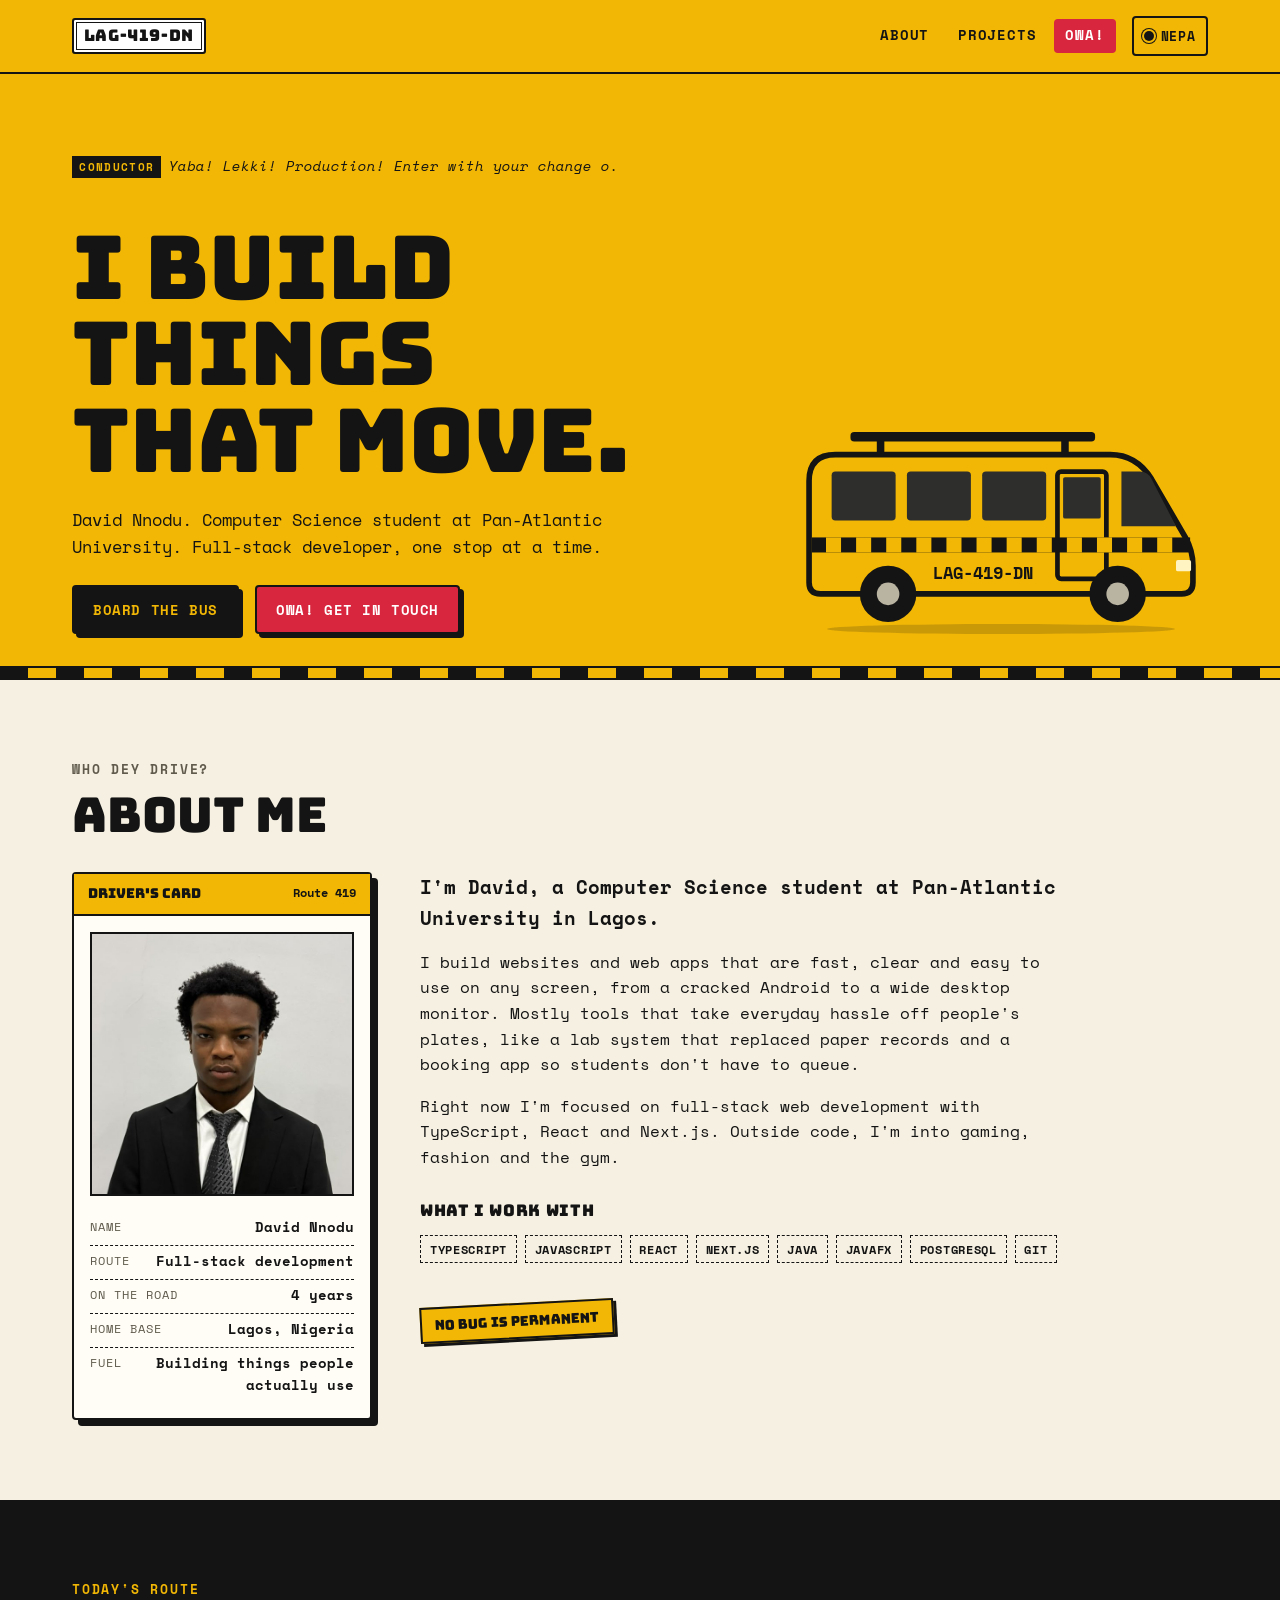
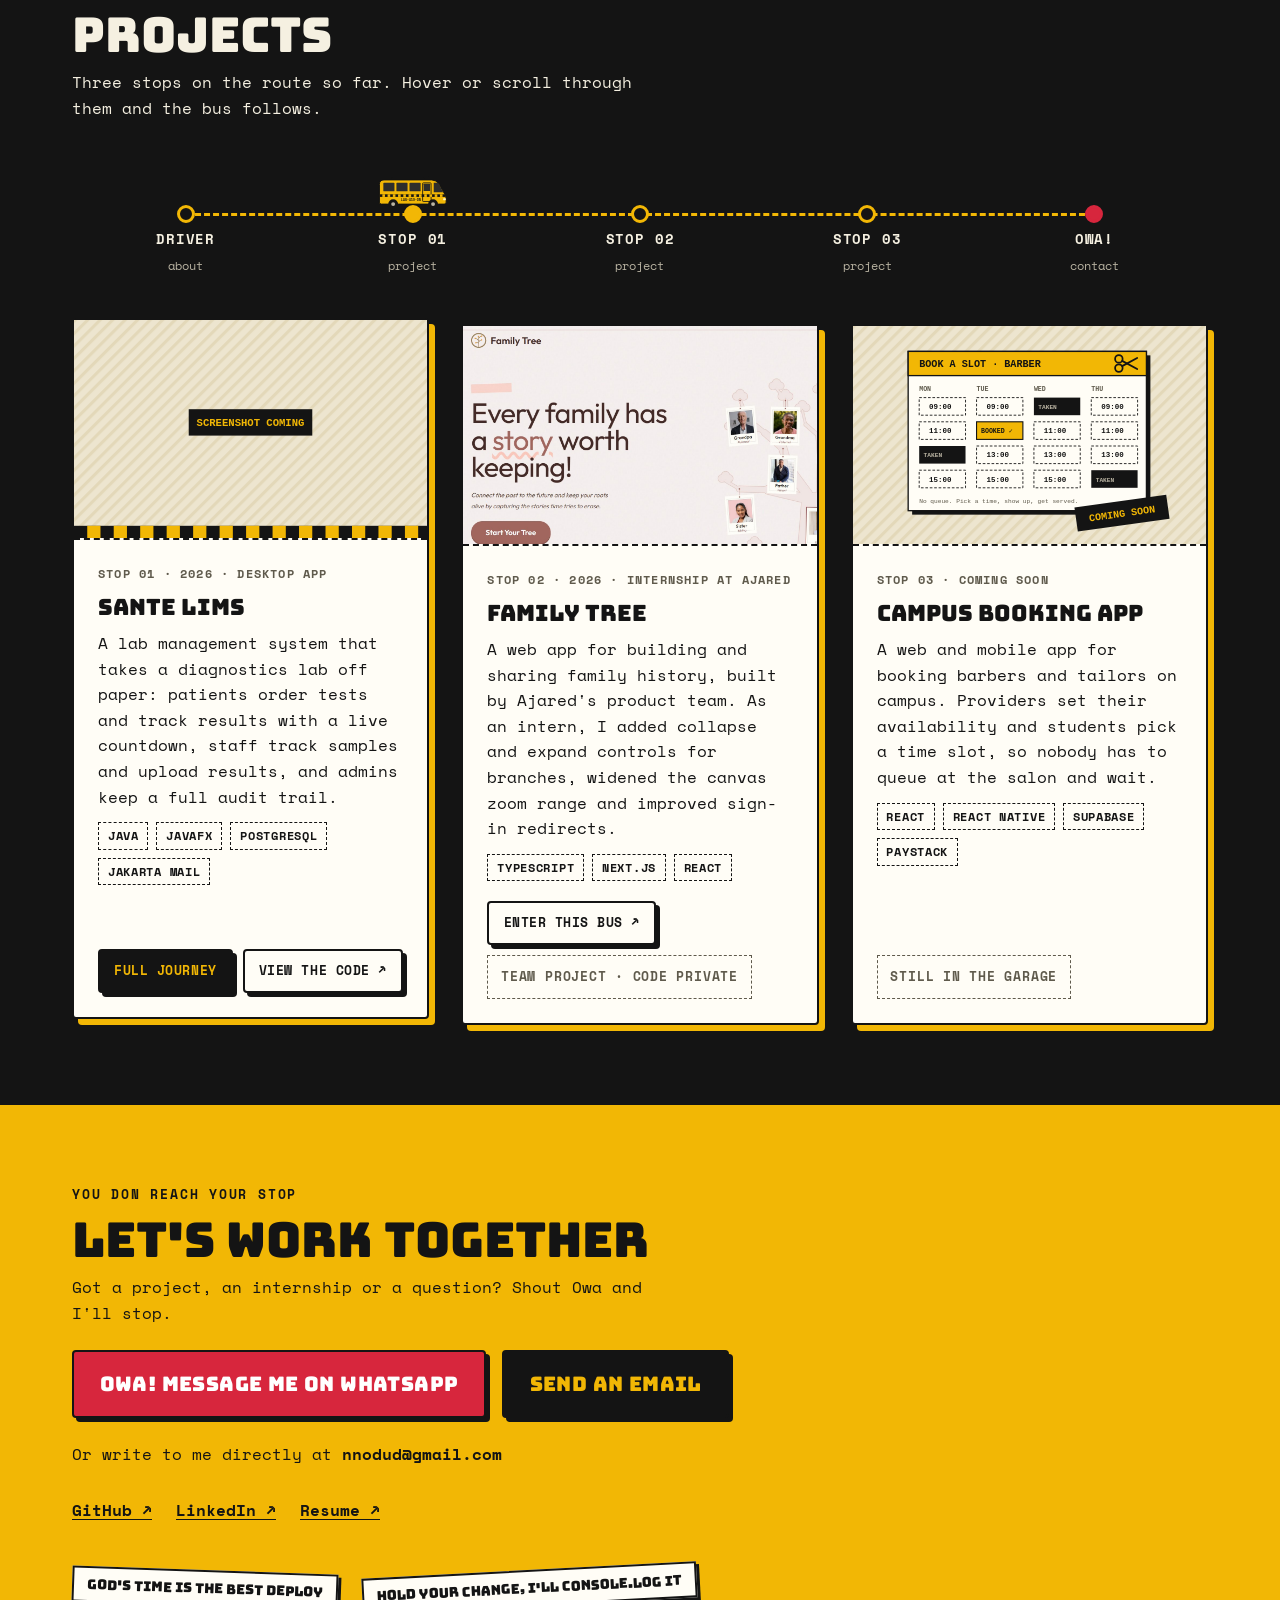
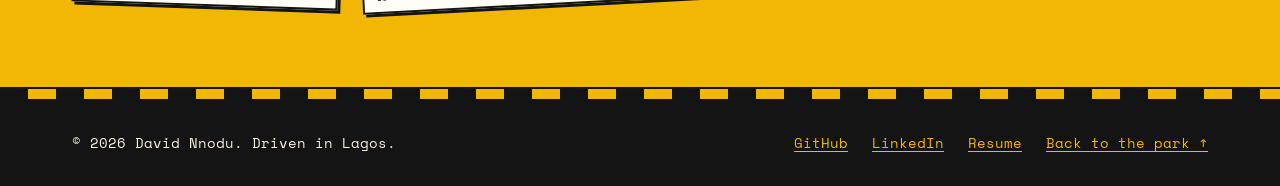
<file: index.html>
<!DOCTYPE html>
<html lang="en">
<head>
  <meta charset="UTF-8">
  <meta name="viewport" content="width=device-width, initial-scale=1.0, viewport-fit=cover">
  <title>David Nnodu | Full-Stack Developer</title>
  <meta name="description" content="Portfolio of David Nnodu, a full-stack developer and Computer Science student at Pan-Atlantic University, Lagos.">
  <meta name="theme-color" content="#F2B705">
  <link rel="icon" href="assets/img/favicon.svg" type="image/svg+xml">
  <link rel="preconnect" href="https://fonts.googleapis.com">
  <link rel="preconnect" href="https://fonts.gstatic.com" crossorigin>
  <link rel="stylesheet" href="https://fonts.googleapis.com/css2?family=Bungee&family=Space+Mono:ital,wght@0,400;0,700;1,400&display=swap">
  <link rel="stylesheet" href="css/styles.css">
  <!-- Apply the saved NEPA (dark mode) choice before the page paints, so it never flashes the wrong theme -->
  <script>
    (function () {
      var saved = null;
      try { saved = localStorage.getItem('nepa'); } catch (e) {}
      var prefersDark = window.matchMedia && window.matchMedia('(prefers-color-scheme: dark)').matches;
      if (saved === 'off' || (saved === null && prefersDark)) {
        document.documentElement.setAttribute('data-theme', 'night');
      }
    })();
  </script>
</head>
<body>
  <!-- Danfo drawing, defined once and reused with <use href="#danfo"> -->
  <svg class="sprite" aria-hidden="true" focusable="false">
    <symbol id="danfo" viewBox="0 0 220 112">
      <rect x="30" y="8" width="130" height="5" rx="2" style="fill:var(--bus-line)"/>
      <rect x="44" y="12" width="4" height="9" style="fill:var(--bus-line)"/>
      <rect x="142" y="12" width="4" height="9" style="fill:var(--bus-line)"/>
      <path d="M8 34 Q8 20 22 20 L168 20 Q182 20 190 33 L208 64 Q212 71 212 79 L212 88 Q212 94 206 94 L14 94 Q8 94 8 88 Z" style="fill:var(--bus-body);stroke:var(--bus-line);stroke-width:3;stroke-linejoin:round"/>
      <rect x="20" y="29" width="34" height="26" rx="2" style="fill:var(--bus-glass)"/>
      <rect x="60" y="29" width="34" height="26" rx="2" style="fill:var(--bus-glass)"/>
      <rect x="100" y="29" width="34" height="26" rx="2" style="fill:var(--bus-glass)"/>
      <rect x="140" y="29" width="26" height="57" rx="2" style="fill:none;stroke:var(--bus-line);stroke-width:2.5"/>
      <rect x="143" y="32" width="20" height="22" rx="1" style="fill:var(--bus-glass)"/>
      <path d="M174 29 L184 29 Q188 29 190 33 L203 58 L174 58 Z" style="fill:var(--bus-glass)"/>
      <rect x="9.5" y="64" width="201" height="8" style="fill:var(--bus-line)"/>
      <g style="fill:var(--bus-body)">
        <rect x="17" y="64" width="8" height="8"/><rect x="33" y="64" width="8" height="8"/><rect x="49" y="64" width="8" height="8"/>
        <rect x="65" y="64" width="8" height="8"/><rect x="81" y="64" width="8" height="8"/><rect x="97" y="64" width="8" height="8"/>
        <rect x="113" y="64" width="8" height="8"/><rect x="129" y="64" width="8" height="8"/><rect x="145" y="64" width="8" height="8"/>
        <rect x="161" y="64" width="8" height="8"/><rect x="177" y="64" width="8" height="8"/><rect x="193" y="64" width="8" height="8"/>
      </g>
      <rect x="203" y="76" width="8" height="6" rx="1" style="fill:var(--bus-light)"/>
      <text x="74" y="86" style="fill:var(--bus-line);font:700 9px 'Space Mono',monospace">LAG-419-DN</text>
      <circle cx="50" cy="94" r="15" style="fill:var(--bus-line)"/>
      <circle cx="50" cy="94" r="6" style="fill:var(--bus-hub)"/>
      <circle cx="172" cy="94" r="15" style="fill:var(--bus-line)"/>
      <circle cx="172" cy="94" r="6" style="fill:var(--bus-hub)"/>
    </symbol>
  </svg>

  <a class="skip-link" href="#main">Skip to content</a>

  <header class="site-header">
    <div class="container header-inner">
      <a class="plate" href="#top" aria-label="David Nnodu, back to top">LAG-419-DN</a>
      <nav id="site-nav" class="site-nav" aria-label="Main">
        <ul>
          <li><a href="#about">About</a></li>
          <li><a href="#projects">Projects</a></li>
          <li><a class="nav-owa" href="#contact">Owa!</a></li>
        </ul>
      </nav>
      <button class="nepa-toggle" type="button" aria-pressed="false"
        title="NEPA: what Nigerians still call the power company. Click to turn the light off (dark mode).">
        <span class="nepa-bulb" aria-hidden="true"></span><span class="nepa-label">NEPA</span>
      </button>
      <button class="menu-toggle" type="button" aria-expanded="false" aria-controls="site-nav">Stops</button>
    </div>
  </header>

  <main id="main">

    <!-- ===== Hero ===== -->
    <section class="hero" id="top" aria-labelledby="hero-title">
      <div class="container hero-inner">
        <div class="hero-text">
          <p class="callout">
            <span class="callout-label">Conductor</span>
            <span class="callout-text" id="callout-text">Yaba! Lekki! Production! Enter with your change o.</span>
          </p>
          <h1 class="hero-title" id="hero-title">I build things that move.</h1>
          <p class="hero-sub">David Nnodu. Computer Science student at Pan-Atlantic University. Full-stack developer, one stop at a time.</p>
          <div class="hero-actions">
            <a class="btn" href="#projects">Board the bus</a>
            <a class="btn btn--owa" href="#contact">Owa! Get in touch</a>
          </div>
        </div>
        <div class="hero-bus" aria-hidden="true">
          <svg class="danfo" viewBox="0 0 220 112"><use href="#danfo"/></svg>
          <div class="road-shadow"></div>
        </div>
      </div>
      <div class="stripe" aria-hidden="true"></div>
    </section>

    <!-- ===== About: the Driver ===== -->
    <section class="section about" id="about" aria-labelledby="about-title">
      <div class="container">
        <div class="section-head">
          <p class="kicker">Who dey drive?</p>
          <h2 class="section-title" id="about-title">About me</h2>
        </div>

        <div class="about-grid">
          <aside class="permit" aria-label="Driver's card">
            <p class="permit-head">Driver's card <span>Route 419</span></p>
            <div class="permit-body">
              <img class="permit-photo" src="assets/img/david.jpg" alt="Photo of David Nnodu" width="600" height="600">
              <dl class="permit-fields">
                <div><dt>Name</dt><dd>David Nnodu</dd></div>
                <div><dt>Route</dt><dd>Full-stack development</dd></div>
                <div><dt>On the road</dt><dd>4 years</dd></div>
                <div><dt>Home base</dt><dd>Lagos, Nigeria</dd></div>
                <div><dt>Fuel</dt><dd>Building things people actually use</dd></div>
              </dl>
            </div>
          </aside>

          <div class="about-text">
            <p class="lead">I'm David, a Computer Science student at Pan-Atlantic University in Lagos.</p>
            <p>I build websites and web apps that are fast, clear and easy to use on any screen, from a cracked Android to a wide desktop monitor. Mostly tools that take everyday hassle off people's plates, like a lab system that replaced paper records and a booking app so students don't have to queue.</p>
            <p>Right now I'm focused on full-stack web development with TypeScript, React and Next.js. Outside code, I'm into gaming, fashion and the gym.</p>

            <h3 class="mini-title">What I work with</h3>
            <ul class="tags" aria-label="Skills">
              <li class="tag">TypeScript</li>
              <li class="tag">JavaScript</li>
              <li class="tag">React</li>
              <li class="tag">Next.js</li>
              <li class="tag">Java</li>
              <li class="tag">JavaFX</li>
              <li class="tag">PostgreSQL</li>
              <li class="tag">Git</li>
            </ul>

            <p class="sticker sticker--yellow tilt-left">No bug is permanent</p>
          </div>
        </div>
      </div>
    </section>

    <!-- ===== Projects: today's route ===== -->
    <section class="section section--road projects" id="projects" aria-labelledby="projects-title">
      <div class="container">
        <div class="section-head">
          <p class="kicker">Today's route</p>
          <h2 class="section-title" id="projects-title">Projects</h2>
          <p class="section-intro">Three stops on the route so far. Hover or scroll through them and the bus follows.</p>
        </div>

        <div class="route-wrap">
          <ol class="route-bar" aria-label="Route stops">
            <li class="stop"><a href="#about"><span class="stop-dot"></span><span class="stop-name">Driver</span><span class="stop-note">about</span></a></li>
            <li class="stop is-current"><a href="#project-1"><span class="stop-dot"></span><span class="stop-name">Stop 01</span><span class="stop-note">project</span></a></li>
            <li class="stop"><a href="#project-2"><span class="stop-dot"></span><span class="stop-name">Stop 02</span><span class="stop-note">project</span></a></li>
            <li class="stop"><a href="#project-3"><span class="stop-dot"></span><span class="stop-name">Stop 03</span><span class="stop-note">project</span></a></li>
            <li class="stop stop--owa"><a href="#contact"><span class="stop-dot"></span><span class="stop-name">Owa!</span><span class="stop-note">contact</span></a></li>
          </ol>

          <div class="project-list">
            <!-- Project 1: Sante LIMS (JavaFX desktop app, has the details page) -->
            <article class="ticket is-current" id="project-1" aria-labelledby="p1-title">
              <span class="card-stop stop-dot" aria-hidden="true"></span>
              <!-- PLACEHOLDER: save a screenshot of the app as assets/img/sante-dashboard.png and change src below -->
              <img class="ticket-img" src="assets/img/placeholder.svg" alt="Screenshot of the Sante LIMS customer dashboard" width="1600" height="1000" loading="lazy">
              <div class="ticket-body">
                <p class="ticket-meta">Stop 01 · 2026 · Desktop app</p>
                <h3 class="ticket-title" id="p1-title">Sante LIMS</h3>
                <p>A lab management system that takes a diagnostics lab off paper: patients order tests and track results with a live countdown, staff track samples and upload results, and admins keep a full audit trail.</p>
                <ul class="tags" aria-label="Tech stack">
                  <li class="tag">Java</li><li class="tag">JavaFX</li><li class="tag">PostgreSQL</li><li class="tag">Jakarta Mail</li>
                </ul>
                <div class="ticket-actions">
                  <a class="btn btn--small" href="project.html">Full journey</a>
                  <a class="btn btn--small btn--plain" href="https://github.com/david-nnodu/SanteLIMS" target="_blank" rel="noopener">View the code ↗</a>
                </div>
              </div>
            </article>

            <!-- Project 2: Family Tree (team project during internship at Ajared) -->
            <article class="ticket" id="project-2" aria-labelledby="p2-title">
              <span class="card-stop stop-dot" aria-hidden="true"></span>
              <img class="ticket-img" src="assets/img/familytree-card.jpg" alt="Family Tree landing page with the headline 'Every family has a story worth keeping' beside an illustrated tree of family photos" width="1312" height="820" loading="lazy">
              <div class="ticket-body">
                <p class="ticket-meta">Stop 02 · 2026 · Internship at Ajared</p>
                <h3 class="ticket-title" id="p2-title">Family Tree</h3>
                <p>A web app for building and sharing family history, built by Ajared's product team. As an intern, I added collapse and expand controls for branches, widened the canvas zoom range and improved sign-in redirects.</p>
                <ul class="tags" aria-label="Tech stack">
                  <li class="tag">TypeScript</li><li class="tag">Next.js</li><li class="tag">React</li>
                </ul>
                <div class="ticket-actions">
                  <a class="btn btn--small btn--plain" href="https://familytree.ajared.ng/" target="_blank" rel="noopener">Enter this bus ↗</a>
                  <span class="garage">Team project · code private</span>
                </div>
              </div>
            </article>

            <!-- Project 3: campus booking app (planned, not built yet). Rename it here once it has a name. -->
            <article class="ticket" id="project-3" aria-labelledby="p3-title">
              <span class="card-stop stop-dot" aria-hidden="true"></span>
              <img class="ticket-img" src="assets/img/booking-coming-soon.svg" alt="Illustration of a booking sheet with time slots for a barber, one marked as booked, stamped Coming soon" width="1600" height="1000" loading="lazy">
              <div class="ticket-body">
                <p class="ticket-meta">Stop 03 · Coming soon</p>
                <h3 class="ticket-title" id="p3-title">Campus Booking App</h3>
                <p>A web and mobile app for booking barbers and tailors on campus. Providers set their availability and students pick a time slot, so nobody has to queue at the salon and wait.</p>
                <ul class="tags" aria-label="Planned tech stack">
                  <li class="tag">React</li><li class="tag">React Native</li><li class="tag">Supabase</li><li class="tag">Paystack</li>
                </ul>
                <div class="ticket-actions">
                  <span class="garage">Still in the garage</span>
                </div>
              </div>
            </article>
          </div>

          <div class="route-bus" aria-hidden="true" hidden>
            <svg class="danfo" viewBox="0 0 220 112"><use href="#danfo"/></svg>
          </div>
        </div>
      </div>
    </section>

    <!-- ===== Contact: Owa! ===== -->
    <section class="section contact" id="contact" aria-labelledby="contact-title">
      <div class="container contact-inner">
        <div class="section-head">
          <p class="kicker">You don reach your stop</p>
          <h2 class="section-title" id="contact-title">Let's work together</h2>
          <p class="section-intro">Got a project, an internship or a question? Shout Owa and I'll stop.</p>
        </div>

        <div class="contact-actions">
          <a class="btn btn--owa btn--big" href="https://wa.me/2347019429497?text=Owa!%20I%20saw%20your%20portfolio%20and%20I'd%20like%20to%20work%20with%20you." target="_blank" rel="noopener">Owa! Message me on WhatsApp</a>
          <a class="btn btn--big" href="mailto:nnodud@gmail.com?subject=Hello%20David%20from%20your%20portfolio">Send an email</a>
        </div>

        <p class="contact-direct">Or write to me directly at <strong>nnodud@gmail.com</strong></p>

        <ul class="contact-links">
          <li><a href="https://github.com/david-nnodu" target="_blank" rel="noopener">GitHub ↗</a></li>
          <li><a href="https://www.linkedin.com/in/david-nnodu-095746314/" target="_blank" rel="noopener">LinkedIn ↗</a></li>
          <!-- Resume: put your PDF at assets/resume.pdf -->
          <li><a href="assets/resume.pdf" target="_blank" rel="noopener">Resume ↗</a></li>
        </ul>

        <div class="sticker-row" aria-hidden="true">
          <span class="sticker tilt-right">God's time is the best deploy</span>
          <span class="sticker tilt-left">Hold your change, I'll console.log it</span>
        </div>
      </div>
    </section>
  </main>

  <footer class="site-footer">
    <div class="stripe" aria-hidden="true"></div>
    <div class="container footer-inner">
      <p>© <span class="js-year">2026</span> David Nnodu. Driven in Lagos.</p>
      <ul class="footer-links">
        <li><a href="https://github.com/david-nnodu" target="_blank" rel="noopener">GitHub</a></li>
        <li><a href="https://www.linkedin.com/in/david-nnodu-095746314/" target="_blank" rel="noopener">LinkedIn</a></li>
        <!-- Resume: put your PDF at assets/resume.pdf -->
        <li><a href="assets/resume.pdf" target="_blank" rel="noopener">Resume</a></li>
        <li><a href="#top">Back to the park ↑</a></li>
      </ul>
    </div>
  </footer>

  <div class="toast" id="toast" role="status" aria-live="polite" hidden></div>

  <script src="js/main.js"></script>
</body>
</html>
</file>
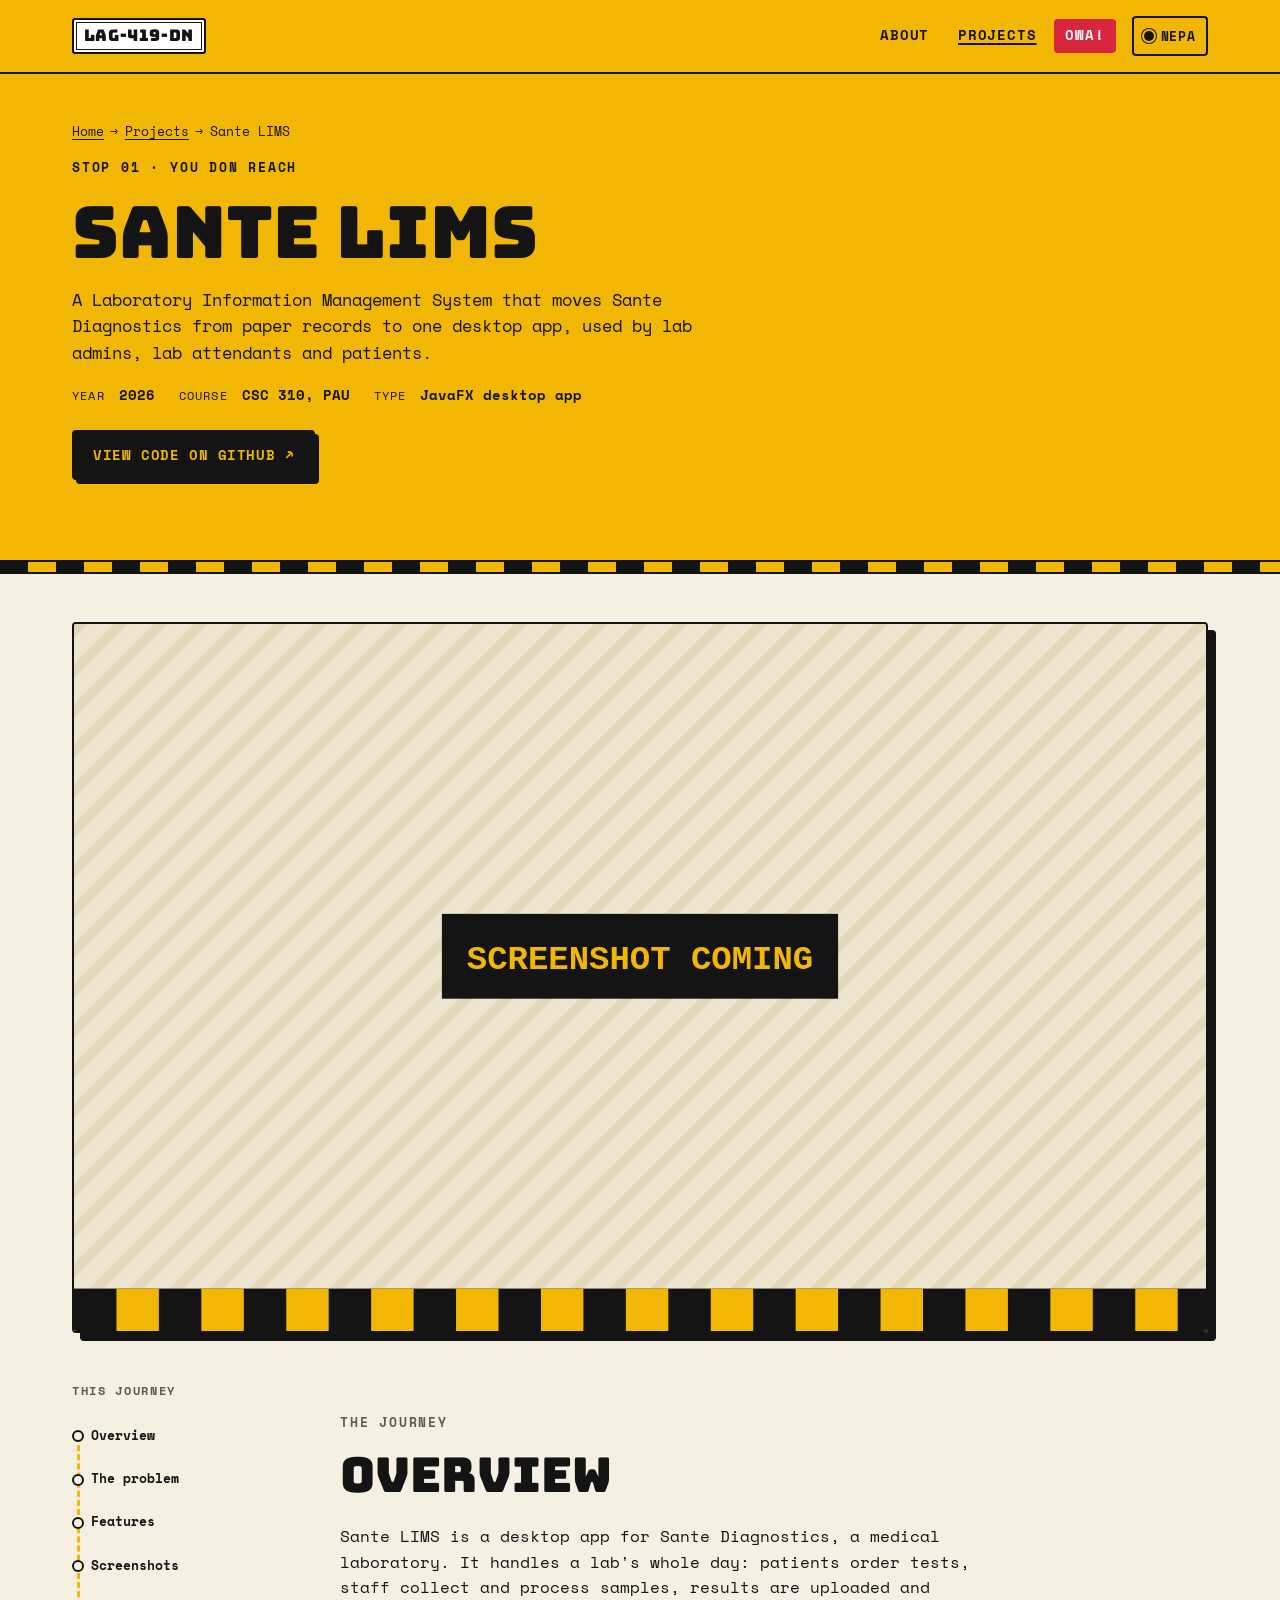
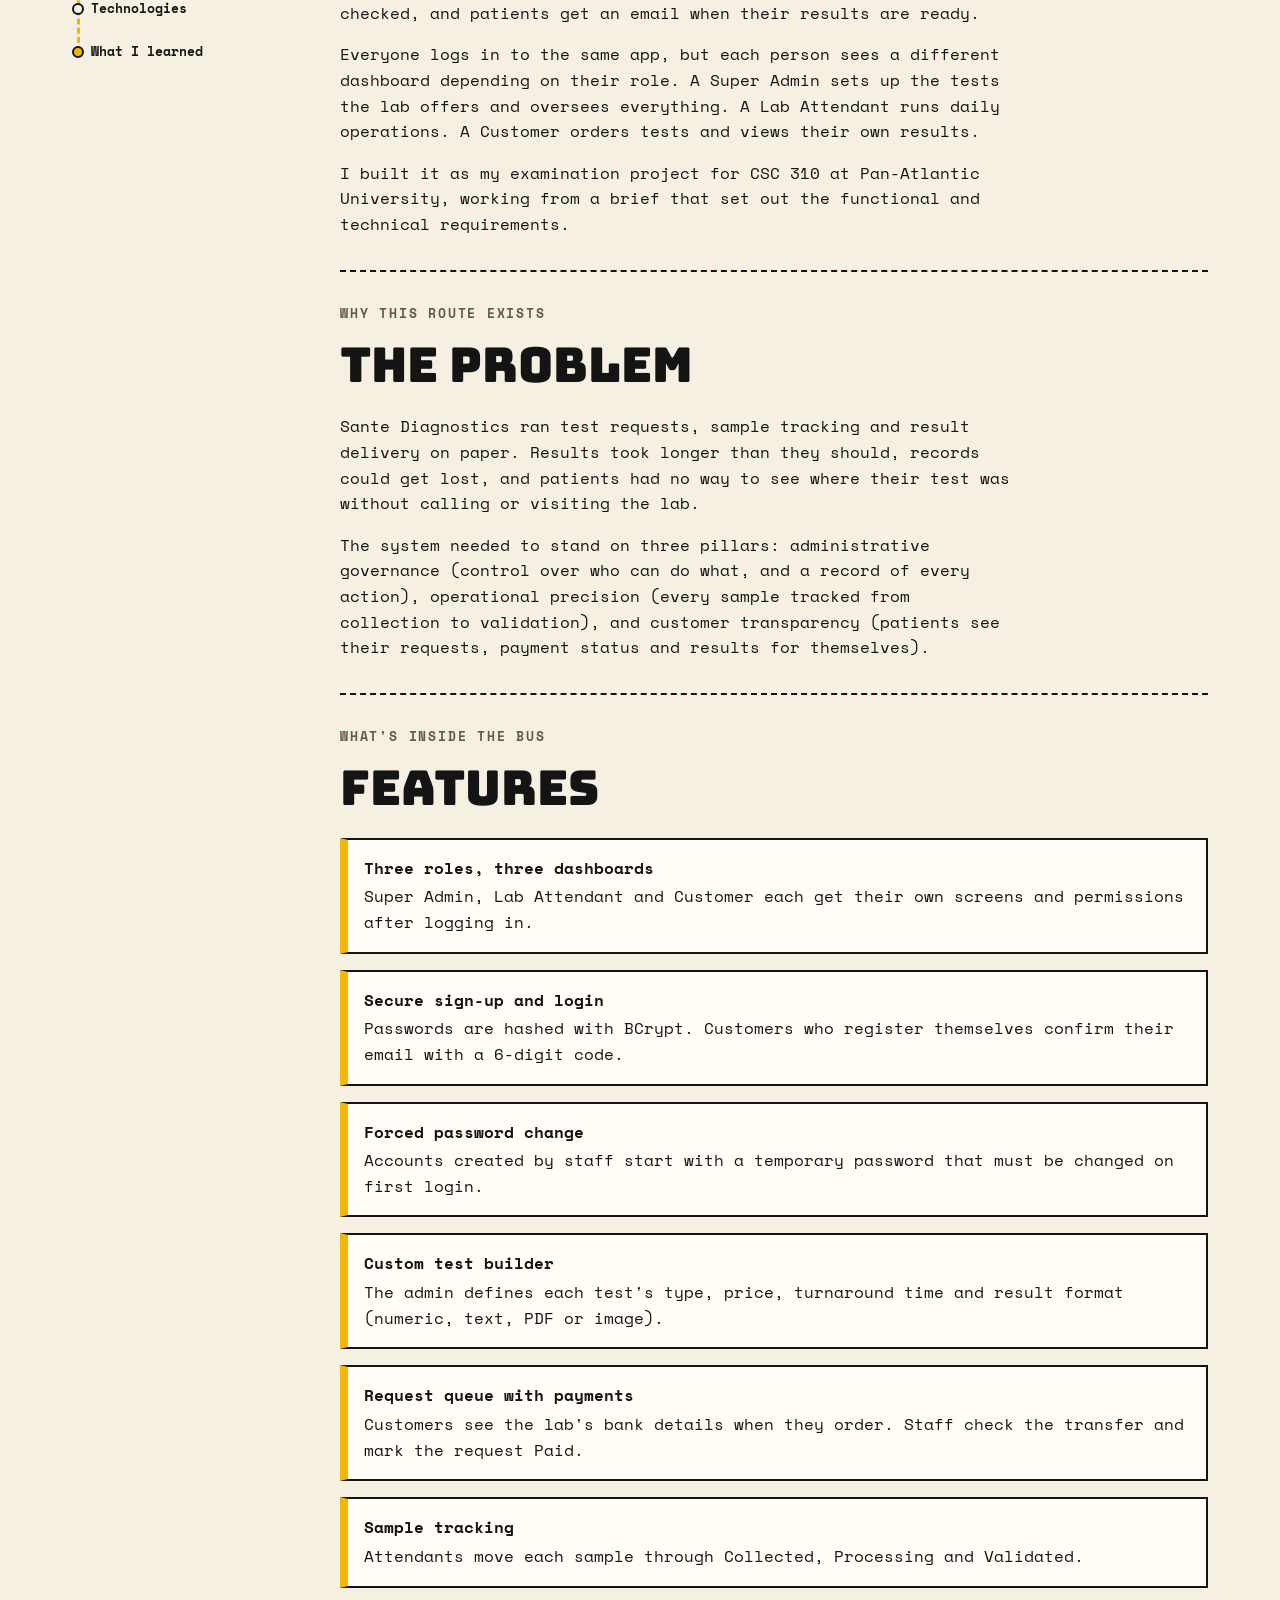
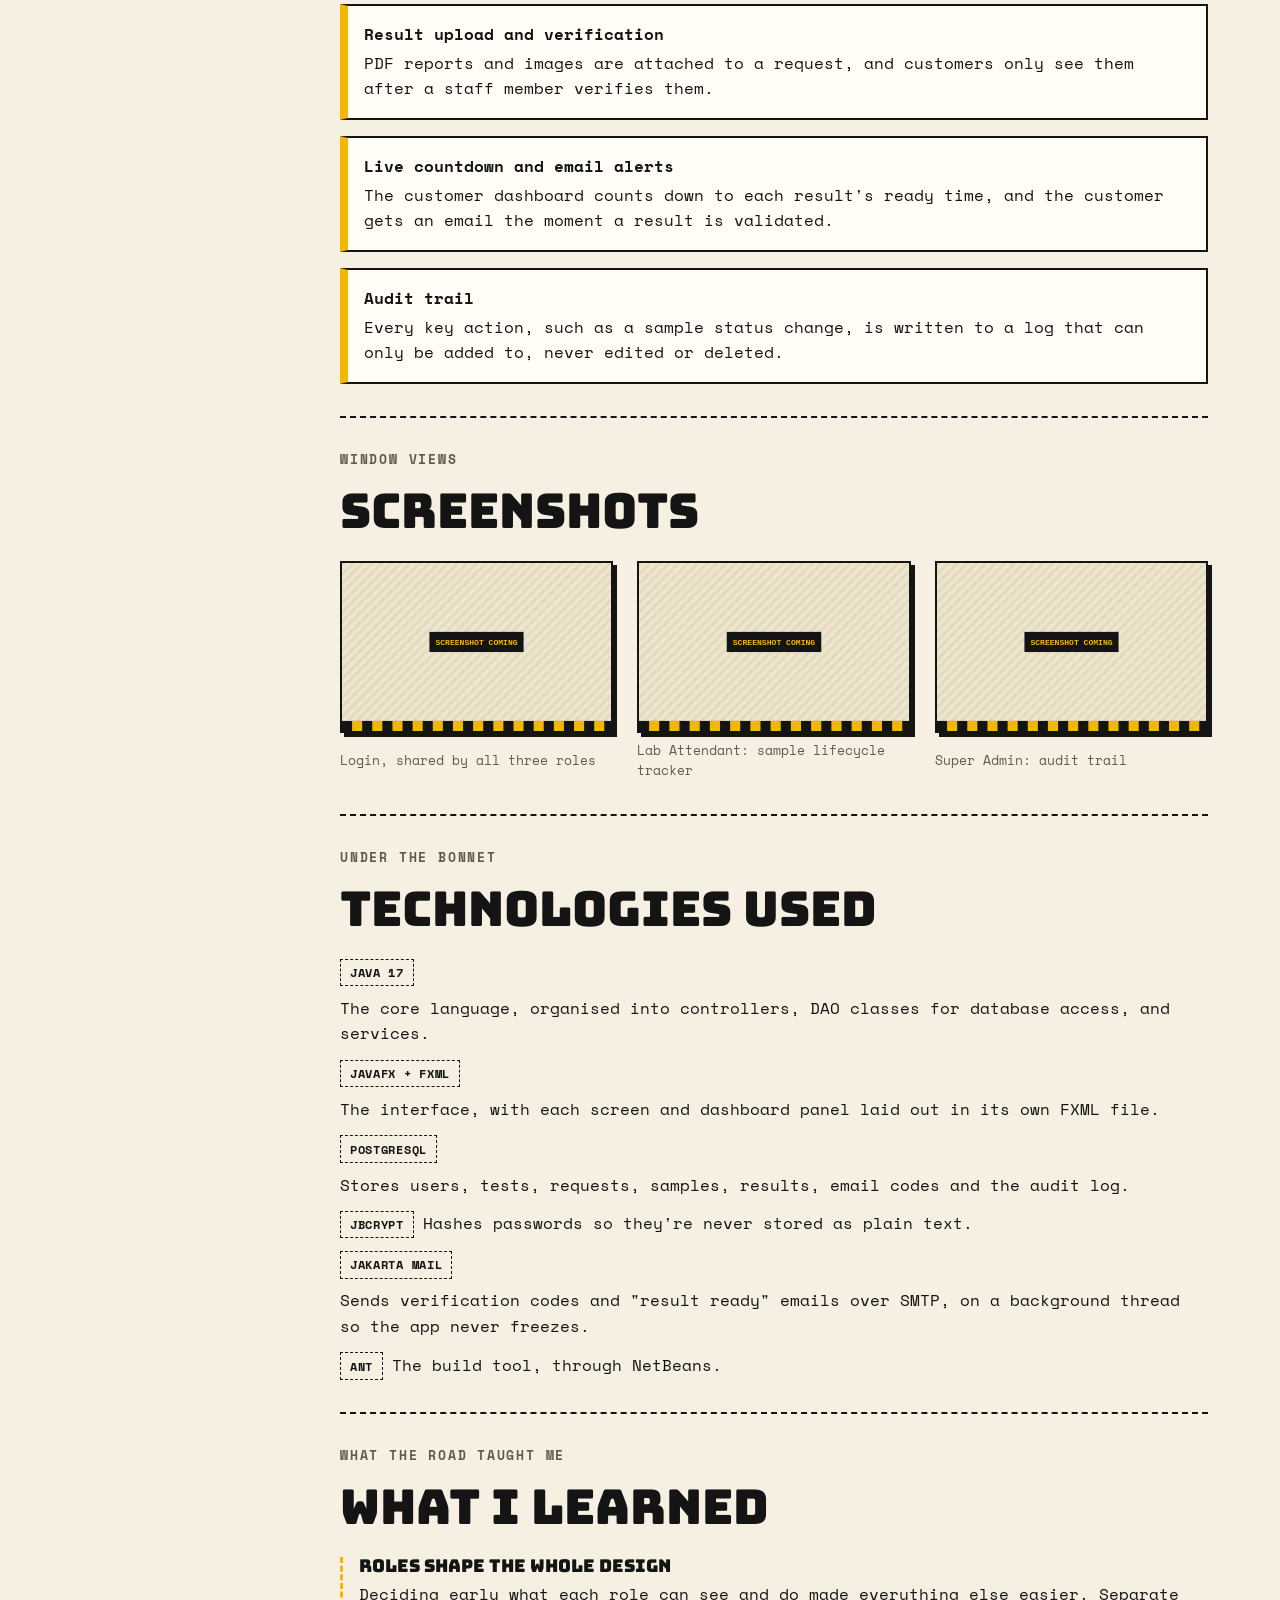
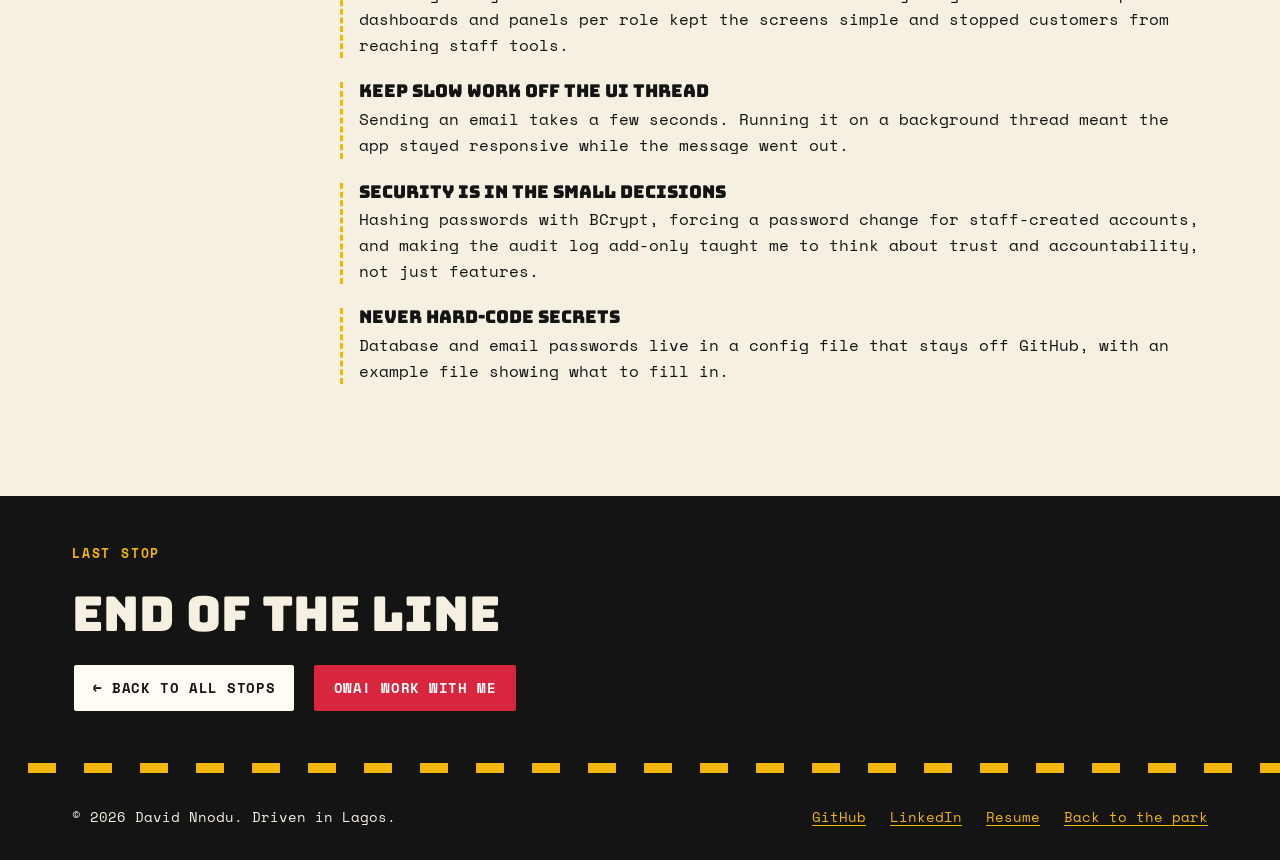
<file: project.html>
<!DOCTYPE html>
<html lang="en">
<head>
  <meta charset="UTF-8">
  <meta name="viewport" content="width=device-width, initial-scale=1.0, viewport-fit=cover">
  <title>Sante LIMS | David Nnodu</title>
  <meta name="description" content="Sante LIMS, a JavaFX lab management system by David Nnodu: the problem, features, screenshots, technologies and what he learned.">
  <meta name="theme-color" content="#F2B705">
  <link rel="icon" href="assets/img/favicon.svg" type="image/svg+xml">
  <link rel="preconnect" href="https://fonts.googleapis.com">
  <link rel="preconnect" href="https://fonts.gstatic.com" crossorigin>
  <link rel="stylesheet" href="https://fonts.googleapis.com/css2?family=Bungee&family=Space+Mono:ital,wght@0,400;0,700;1,400&display=swap">
  <link rel="stylesheet" href="css/styles.css">
  <script>
    (function () {
      var saved = null;
      try { saved = localStorage.getItem('nepa'); } catch (e) {}
      var prefersDark = window.matchMedia && window.matchMedia('(prefers-color-scheme: dark)').matches;
      if (saved === 'off' || (saved === null && prefersDark)) {
        document.documentElement.setAttribute('data-theme', 'night');
      }
    })();
  </script>
</head>
<body>
  <svg class="sprite" aria-hidden="true" focusable="false">
    <symbol id="danfo" viewBox="0 0 220 112">
      <rect x="30" y="8" width="130" height="5" rx="2" style="fill:var(--bus-line)"/>
      <rect x="44" y="12" width="4" height="9" style="fill:var(--bus-line)"/>
      <rect x="142" y="12" width="4" height="9" style="fill:var(--bus-line)"/>
      <path d="M8 34 Q8 20 22 20 L168 20 Q182 20 190 33 L208 64 Q212 71 212 79 L212 88 Q212 94 206 94 L14 94 Q8 94 8 88 Z" style="fill:var(--bus-body);stroke:var(--bus-line);stroke-width:3;stroke-linejoin:round"/>
      <rect x="20" y="29" width="34" height="26" rx="2" style="fill:var(--bus-glass)"/>
      <rect x="60" y="29" width="34" height="26" rx="2" style="fill:var(--bus-glass)"/>
      <rect x="100" y="29" width="34" height="26" rx="2" style="fill:var(--bus-glass)"/>
      <rect x="140" y="29" width="26" height="57" rx="2" style="fill:none;stroke:var(--bus-line);stroke-width:2.5"/>
      <rect x="143" y="32" width="20" height="22" rx="1" style="fill:var(--bus-glass)"/>
      <path d="M174 29 L184 29 Q188 29 190 33 L203 58 L174 58 Z" style="fill:var(--bus-glass)"/>
      <rect x="9.5" y="64" width="201" height="8" style="fill:var(--bus-line)"/>
      <g style="fill:var(--bus-body)">
        <rect x="17" y="64" width="8" height="8"/><rect x="33" y="64" width="8" height="8"/><rect x="49" y="64" width="8" height="8"/>
        <rect x="65" y="64" width="8" height="8"/><rect x="81" y="64" width="8" height="8"/><rect x="97" y="64" width="8" height="8"/>
        <rect x="113" y="64" width="8" height="8"/><rect x="129" y="64" width="8" height="8"/><rect x="145" y="64" width="8" height="8"/>
        <rect x="161" y="64" width="8" height="8"/><rect x="177" y="64" width="8" height="8"/><rect x="193" y="64" width="8" height="8"/>
      </g>
      <rect x="203" y="76" width="8" height="6" rx="1" style="fill:var(--bus-light)"/>
      <text x="74" y="86" style="fill:var(--bus-line);font:700 9px 'Space Mono',monospace">LAG-419-DN</text>
      <circle cx="50" cy="94" r="15" style="fill:var(--bus-line)"/>
      <circle cx="50" cy="94" r="6" style="fill:var(--bus-hub)"/>
      <circle cx="172" cy="94" r="15" style="fill:var(--bus-line)"/>
      <circle cx="172" cy="94" r="6" style="fill:var(--bus-hub)"/>
    </symbol>
  </svg>

  <a class="skip-link" href="#main">Skip to content</a>

  <header class="site-header">
    <div class="container header-inner">
      <a class="plate" href="index.html" aria-label="David Nnodu, back to home">LAG-419-DN</a>
      <nav id="site-nav" class="site-nav" aria-label="Main">
        <ul>
          <li><a href="index.html#about">About</a></li>
          <li><a href="index.html#projects" aria-current="page">Projects</a></li>
          <li><a class="nav-owa" href="index.html#contact">Owa!</a></li>
        </ul>
      </nav>
      <button class="nepa-toggle" type="button" aria-pressed="false"
        title="NEPA: what Nigerians still call the power company. Click to turn the light off (dark mode).">
        <span class="nepa-bulb" aria-hidden="true"></span><span class="nepa-label">NEPA</span>
      </button>
      <button class="menu-toggle" type="button" aria-expanded="false" aria-controls="site-nav">Stops</button>
    </div>
  </header>

  <main id="main">
    <!-- ===== Arrival ===== -->
    <section class="detail-hero" aria-labelledby="detail-title">
      <div class="container">
        <nav class="breadcrumb" aria-label="Breadcrumb">
          <ol>
            <li><a href="index.html">Home</a></li>
            <li><a href="index.html#projects">Projects</a></li>
            <li aria-current="page">Sante LIMS</li>
          </ol>
        </nav>
        <p class="kicker">Stop 01 · You don reach</p>
        <h1 class="detail-title" id="detail-title">Sante LIMS</h1>
        <p class="detail-summary">A Laboratory Information Management System that moves Sante Diagnostics from paper records to one desktop app, used by lab admins, lab attendants and patients.</p>
        <ul class="detail-meta">
          <li><span>Year</span> 2026</li>
          <li><span>Course</span> CSC 310, PAU</li>
          <li><span>Type</span> JavaFX desktop app</li>
        </ul>
        <div class="hero-actions">
          <a class="btn" href="https://github.com/david-nnodu/SanteLIMS" target="_blank" rel="noopener">View code on GitHub ↗</a>
        </div>
      </div>
      <div class="stripe" aria-hidden="true"></div>
    </section>

    <div class="container">
      <figure class="detail-shot">
        <!-- PLACEHOLDER: main screenshot, e.g. assets/img/sante-dashboard.png -->
        <img src="assets/img/placeholder.svg" alt="Sante LIMS customer dashboard showing test results and a countdown to when each result is ready" width="1600" height="1000">
      </figure>

      <div class="detail-layout">
        <nav class="side-route" aria-label="On this page">
          <p class="side-route-title">This journey</p>
          <ol>
            <li><a href="#overview"><span class="stop-dot"></span>Overview</a></li>
            <li><a href="#problem"><span class="stop-dot"></span>The problem</a></li>
            <li><a href="#features"><span class="stop-dot"></span>Features</a></li>
            <li><a href="#screenshots"><span class="stop-dot"></span>Screenshots</a></li>
            <li><a href="#technologies"><span class="stop-dot"></span>Technologies</a></li>
            <li><a href="#learned"><span class="stop-dot"></span>What I learned</a></li>
          </ol>
        </nav>

        <div class="detail-content">
          <section class="detail-section" id="overview" aria-labelledby="overview-title">
            <p class="kicker">The journey</p>
            <h2 class="section-title" id="overview-title">Overview</h2>
            <p>Sante LIMS is a desktop app for Sante Diagnostics, a medical laboratory. It handles a lab's whole day: patients order tests, staff collect and process samples, results are uploaded and checked, and patients get an email when their results are ready.</p>
            <p>Everyone logs in to the same app, but each person sees a different dashboard depending on their role. A Super Admin sets up the tests the lab offers and oversees everything. A Lab Attendant runs daily operations. A Customer orders tests and views their own results.</p>
            <p>I built it as my examination project for CSC 310 at Pan-Atlantic University, working from a brief that set out the functional and technical requirements.</p>
          </section>

          <section class="detail-section" id="problem" aria-labelledby="problem-title">
            <p class="kicker">Why this route exists</p>
            <h2 class="section-title" id="problem-title">The problem</h2>
            <p>Sante Diagnostics ran test requests, sample tracking and result delivery on paper. Results took longer than they should, records could get lost, and patients had no way to see where their test was without calling or visiting the lab.</p>
            <p>The system needed to stand on three pillars: administrative governance (control over who can do what, and a record of every action), operational precision (every sample tracked from collection to validation), and customer transparency (patients see their requests, payment status and results for themselves).</p>
          </section>

          <section class="detail-section" id="features" aria-labelledby="features-title">
            <p class="kicker">What's inside the bus</p>
            <h2 class="section-title" id="features-title">Features</h2>
            <ul class="feature-list">
              <li><strong>Three roles, three dashboards</strong> Super Admin, Lab Attendant and Customer each get their own screens and permissions after logging in.</li>
              <li><strong>Secure sign-up and login</strong> Passwords are hashed with BCrypt. Customers who register themselves confirm their email with a 6-digit code.</li>
              <li><strong>Forced password change</strong> Accounts created by staff start with a temporary password that must be changed on first login.</li>
              <li><strong>Custom test builder</strong> The admin defines each test's type, price, turnaround time and result format (numeric, text, PDF or image).</li>
              <li><strong>Request queue with payments</strong> Customers see the lab's bank details when they order. Staff check the transfer and mark the request Paid.</li>
              <li><strong>Sample tracking</strong> Attendants move each sample through Collected, Processing and Validated.</li>
              <li><strong>Result upload and verification</strong> PDF reports and images are attached to a request, and customers only see them after a staff member verifies them.</li>
              <li><strong>Live countdown and email alerts</strong> The customer dashboard counts down to each result's ready time, and the customer gets an email the moment a result is validated.</li>
              <li><strong>Audit trail</strong> Every key action, such as a sample status change, is written to a log that can only be added to, never edited or deleted.</li>
            </ul>
          </section>

          <section class="detail-section" id="screenshots" aria-labelledby="screenshots-title">
            <p class="kicker">Window views</p>
            <h2 class="section-title" id="screenshots-title">Screenshots</h2>
            <!-- PLACEHOLDER: replace each placeholder.svg with a real screenshot from the app -->
            <div class="shots">
              <figure>
                <img src="assets/img/placeholder.svg" alt="Login screen of Sante LIMS" width="1600" height="1000" loading="lazy">
                <figcaption>Login, shared by all three roles</figcaption>
              </figure>
              <figure>
                <img src="assets/img/placeholder.svg" alt="Lab Attendant's sample tracker in Sante LIMS" width="1600" height="1000" loading="lazy">
                <figcaption>Lab Attendant: sample lifecycle tracker</figcaption>
              </figure>
              <figure>
                <img src="assets/img/placeholder.svg" alt="Super Admin's audit trail in Sante LIMS" width="1600" height="1000" loading="lazy">
                <figcaption>Super Admin: audit trail</figcaption>
              </figure>
            </div>
          </section>

          <section class="detail-section" id="technologies" aria-labelledby="technologies-title">
            <p class="kicker">Under the bonnet</p>
            <h2 class="section-title" id="technologies-title">Technologies used</h2>
            <ul class="tech-list">
              <li><span class="tag">Java 17</span> The core language, organised into controllers, DAO classes for database access, and services.</li>
              <li><span class="tag">JavaFX + FXML</span> The interface, with each screen and dashboard panel laid out in its own FXML file.</li>
              <li><span class="tag">PostgreSQL</span> Stores users, tests, requests, samples, results, email codes and the audit log.</li>
              <li><span class="tag">jBCrypt</span> Hashes passwords so they're never stored as plain text.</li>
              <li><span class="tag">Jakarta Mail</span> Sends verification codes and "result ready" emails over SMTP, on a background thread so the app never freezes.</li>
              <li><span class="tag">Ant</span> The build tool, through NetBeans.</li>
            </ul>
          </section>

          <section class="detail-section" id="learned" aria-labelledby="learned-title">
            <p class="kicker">What the road taught me</p>
            <h2 class="section-title" id="learned-title">What I learned</h2>
            <div class="lessons">
              <article>
                <h3>Roles shape the whole design</h3>
                <p>Deciding early what each role can see and do made everything else easier. Separate dashboards and panels per role kept the screens simple and stopped customers from reaching staff tools.</p>
              </article>
              <article>
                <h3>Keep slow work off the UI thread</h3>
                <p>Sending an email takes a few seconds. Running it on a background thread meant the app stayed responsive while the message went out.</p>
              </article>
              <article>
                <h3>Security is in the small decisions</h3>
                <p>Hashing passwords with BCrypt, forcing a password change for staff-created accounts, and making the audit log add-only taught me to think about trust and accountability, not just features.</p>
              </article>
              <article>
                <h3>Never hard-code secrets</h3>
                <p>Database and email passwords live in a config file that stays off GitHub, with an example file showing what to fill in.</p>
              </article>
            </div>
          </section>
        </div>
      </div>
    </div>

    <section class="end-line" aria-labelledby="end-title">
      <div class="container end-inner">
        <p class="kicker">Last stop</p>
        <h2 class="section-title" id="end-title">End of the line</h2>
        <div class="hero-actions">
          <a class="btn btn--plain" href="index.html#projects">← Back to all stops</a>
          <a class="btn btn--owa" href="index.html#contact">Owa! Work with me</a>
        </div>
      </div>
    </section>
  </main>

  <footer class="site-footer">
    <div class="stripe" aria-hidden="true"></div>
    <div class="container footer-inner">
      <p>© <span class="js-year">2026</span> David Nnodu. Driven in Lagos.</p>
      <ul class="footer-links">
        <li><a href="https://github.com/david-nnodu" target="_blank" rel="noopener">GitHub</a></li>
        <li><a href="https://www.linkedin.com/in/david-nnodu-095746314/" target="_blank" rel="noopener">LinkedIn</a></li>
        <!-- Resume: put your PDF at assets/resume.pdf -->
        <li><a href="assets/resume.pdf" target="_blank" rel="noopener">Resume</a></li>
        <li><a href="index.html">Back to the park</a></li>
      </ul>
    </div>
  </footer>

  <div class="toast" id="toast" role="status" aria-live="polite" hidden></div>

  <script src="js/main.js"></script>
</body>
</html>
</file>
<file: css/styles.css>
/* =============================================================
   Danfo portfolio: David Nnodu
   -------------------------------------------------------------
   1.  Variables (day theme)
   2.  Night theme (NEPA off)
   3.  Reset and base
   4.  Layout helpers
   5.  Components (buttons, stripe, tags, stickers, stop dots)
   6.  Header
   7.  Hero
   8.  About
   9.  Projects route
   10. Contact
   11. Footer and toast
   12. Project details page
   13. 404 page
   14. Media queries (tablet, desktop)
   15. Reduced motion
   ============================================================= */


/* ---------- 1. Variables (day theme) ---------- */
/* Layout idea: one bus route down the page. Yellow stops, dark road, red for "Owa!" only. */
:root {
  /* Colours */
  --yellow: #F2B705;      /* danfo body */
  --ink: #141414;         /* asphalt black */
  --cream: #F5F0E1;       /* receipt paper */
  --owa: #D7263D;         /* contact only */
  --owa-text: #FFFFFF;

  --bg: #F5F0E1;          /* page background */
  --text: #141414;
  --muted: #5F5A4C;
  --card: #FFFDF6;
  --line: #141414;        /* borders */
  --shadow: #141414;      /* hard offset shadows */
  --hero-bg: #F2B705;
  --hero-text: #141414;
  --road: #141414;
  --road-text: #F5F0E1;
  --road-muted: #B9B3A2;
  --btn-bg: #141414;
  --btn-text: #F2B705;
  --stripe-a: #141414;
  --stripe-b: #F2B705;
  --focus: #141414;

  /* The bus drawing */
  --bus-body: #F2B705;
  --bus-line: #141414;
  --bus-glass: #2E2E2C;
  --bus-light: #FFF4C2;
  --bus-hub: #B9B3A2;

  /* Type */
  --font-display: "Bungee", "Arial Black", Impact, sans-serif;
  --font-body: "Space Mono", "Courier New", monospace;

  /* Spacing and shape */
  --space-1: 0.5rem;
  --space-2: 1rem;
  --space-3: 1.5rem;
  --space-4: 2rem;
  --space-5: 3rem;
  --space-6: 5rem;
  --radius: 4px;
  --max: 1200px;
  --header-h: 64px;

  color-scheme: light;
}


/* ---------- 2. Night theme (NEPA off) ---------- */
[data-theme="night"] {
  --yellow: #E0A100;
  --owa: #E5484D;

  --bg: #12110E;
  --text: #F5F0E1;
  --muted: #A8A190;
  --card: #1D1B16;
  --line: #E9E2CF;
  --shadow: #C98A00;
  --hero-bg: #1A160B;
  --hero-text: #F5F0E1;
  --road: #0A0A08;
  --road-text: #F5F0E1;
  --road-muted: #A8A190;
  --btn-bg: #E0A100;
  --btn-text: #12110E;
  --stripe-a: #050504;
  --stripe-b: #C98A00;
  --focus: #E0A100;

  --bus-body: #C98A00;
  --bus-light: #FFE38A;

  color-scheme: dark;
}


/* ---------- 3. Reset and base ---------- */
*,
*::before,
*::after {
  box-sizing: border-box;
}

[hidden] {
  display: none !important;
}

html {
  -webkit-text-size-adjust: 100%;
  scroll-padding-top: calc(var(--header-h) + 16px);
}

body {
  margin: 0;
  background: var(--bg);
  color: var(--text);
  font-family: var(--font-body);
  font-size: 1rem;
  line-height: 1.6;
  overflow-x: hidden;
}

img,
svg {
  display: block;
  max-width: 100%;
}

img {
  height: auto;
}

h1, h2, h3 {
  margin: 0;
  font-family: var(--font-display);
  font-weight: 400;
  line-height: 1.05;
  text-wrap: balance;
  overflow-wrap: anywhere;
}

p {
  margin: 0;
}

ul,
ol {
  margin: 0;
  padding: 0;
  list-style: none;
}

a {
  color: inherit;
  text-underline-offset: 3px;
}

:focus-visible {
  outline: 3px solid var(--focus);
  outline-offset: 3px;
}

.sprite {
  position: absolute;
  width: 0;
  height: 0;
  overflow: hidden;
}

.skip-link {
  position: absolute;
  left: 16px;
  top: -100px;
  z-index: 100;
  padding: 0.6rem 1rem;
  background: var(--btn-bg);
  color: var(--btn-text);
  font-weight: 700;
}

.skip-link:focus {
  top: 12px;
}


/* ---------- 4. Layout helpers ---------- */
.container {
  width: 100%;
  max-width: var(--max);
  margin-inline: auto;
  padding-left: max(16px, env(safe-area-inset-left, 0px));
  padding-right: max(16px, env(safe-area-inset-right, 0px));
}

.section {
  padding-block: var(--space-6);
}

.section-head {
  display: grid;
  gap: 0.6rem;
  margin-bottom: var(--space-4);
  max-width: 44rem;
}

.kicker {
  font-family: var(--font-body);
  font-weight: 700;
  font-size: 0.8rem;
  letter-spacing: 0.14em;
  text-transform: uppercase;
  color: var(--muted);
}

.section-title {
  font-size: clamp(1.75rem, 4vw, 3rem);
}

.section-intro {
  max-width: 36rem;
}

.mini-title {
  font-size: 1rem;
  letter-spacing: 0.04em;
}


/* ---------- 5. Components ---------- */

/* Buttons: printed look, they "press in" on hover */
.btn {
  display: inline-flex;
  align-items: center;
  justify-content: center;
  gap: 0.5rem;
  min-height: 48px;
  padding: 0.7rem 1.2rem;
  font-family: var(--font-body);
  font-weight: 700;
  font-size: 0.9rem;
  letter-spacing: 0.04em;
  text-transform: uppercase;
  text-decoration: none;
  text-align: center;
  color: var(--btn-text);
  background: var(--btn-bg);
  border: 2px solid var(--line);
  border-radius: var(--radius);
  box-shadow: 4px 4px 0 var(--shadow);
  transition: transform 0.12s ease, box-shadow 0.12s ease;
}

.btn:hover {
  transform: translate(3px, 3px);
  box-shadow: 1px 1px 0 var(--shadow);
}

.btn--owa {
  color: var(--owa-text);
  background: var(--owa);
}

.btn--plain {
  color: var(--text);
  background: var(--card);
}

.btn--small {
  min-height: 44px;
  padding: 0.5rem 0.9rem;
  font-size: 0.8rem;
}

.btn--big {
  min-height: 60px;
  padding: 1rem 1.6rem;
  font-family: var(--font-display);
  font-weight: 400;
  font-size: clamp(1rem, 2.4vw, 1.25rem);
  letter-spacing: 0.02em;
}

/* The black-and-yellow band along a danfo's side */
.stripe {
  height: 14px;
  background: repeating-linear-gradient(90deg, var(--stripe-a) 0 28px, var(--stripe-b) 28px 56px);
  border-block: 2px solid var(--stripe-a);
}

/* Tech and skill tags, like torn ticket stubs */
.tags {
  display: flex;
  flex-wrap: wrap;
  gap: 0.5rem;
}

.tag {
  display: inline-block;
  padding: 0.2rem 0.55rem;
  border: 1.5px dashed currentColor;
  font-size: 0.75rem;
  font-weight: 700;
  letter-spacing: 0.06em;
  text-transform: uppercase;
}

/* Stickers on the back of the bus */
.sticker {
  display: inline-block;
  padding: 0.5rem 0.8rem;
  font-family: var(--font-display);
  font-size: 0.85rem;
  line-height: 1.2;
  text-transform: uppercase;
  color: var(--text);
  background: var(--card);
  border: 2px solid var(--line);
  box-shadow: 3px 3px 0 var(--shadow);
  transform: rotate(var(--tilt, -2deg));
}

.sticker--yellow {
  color: var(--ink);
  background: var(--yellow);
}

.tilt-left { --tilt: -3deg; }
.tilt-right { --tilt: 2deg; }

/* Stop markers on the route */
.stop-dot {
  display: block;
  flex: none;
  width: 18px;
  height: 18px;
  border-radius: 50%;
  background: var(--road);
  border: 3px solid var(--yellow);
}

.is-current > .stop-dot,
.is-current > a > .stop-dot {
  background: var(--yellow);
}

.stop--owa .stop-dot {
  background: var(--owa);
  border-color: var(--owa);
}


/* ---------- 6. Header ---------- */
body::before {
  content: "";
  position: fixed;
  inset: 0 0 auto;
  height: env(safe-area-inset-top, 0px);
  z-index: 60;
  background: var(--hero-bg);
}

.site-header {
  position: sticky;
  top: env(safe-area-inset-top, 0px);
  z-index: 50;
  background: var(--hero-bg);
  color: var(--hero-text);
  border-bottom: 2px solid var(--line);
}

.header-inner {
  position: relative;
  display: flex;
  align-items: center;
  gap: 0.75rem;
  min-height: var(--header-h);
}

.plate {
  margin-right: auto;
  padding: 0.2rem 0.6rem;
  font-family: var(--font-display);
  font-size: 1rem;
  letter-spacing: 0.04em;
  text-decoration: none;
  color: #141414;
  background: #FFFFFF;
  border: 2px solid #141414;
  border-radius: 3px;
  box-shadow: inset 0 0 0 2px #FFFFFF, inset 0 0 0 3px #141414;
}

.site-nav {
  display: none;
}

.site-nav.is-open {
  display: block;
  position: absolute;
  top: 100%;
  left: 0;
  right: 0;
  margin-top: 2px;
  background: var(--hero-bg);
  border-bottom: 2px solid var(--line);
}

.site-nav ul {
  display: grid;
}

.site-nav a {
  display: block;
  padding: 0.9rem max(16px, env(safe-area-inset-left, 0px));
  font-weight: 700;
  font-size: 0.95rem;
  text-transform: uppercase;
  letter-spacing: 0.06em;
  text-decoration: none;
}

.site-nav a:hover,
.site-nav a[aria-current="page"] {
  text-decoration: underline;
  text-decoration-thickness: 2px;
}

.nav-owa {
  color: var(--owa-text);
  background: var(--owa);
}

.nepa-toggle,
.menu-toggle {
  display: inline-flex;
  align-items: center;
  gap: 0.4rem;
  min-height: 40px;
  padding: 0.3rem 0.65rem;
  font-family: var(--font-body);
  font-weight: 700;
  font-size: 0.8rem;
  letter-spacing: 0.06em;
  text-transform: uppercase;
  color: var(--hero-text);
  background: transparent;
  border: 2px solid var(--line);
  border-radius: var(--radius);
  cursor: pointer;
}

.nepa-bulb {
  width: 10px;
  height: 10px;
  border-radius: 50%;
  background: var(--hero-text);
  box-shadow: 0 0 0 2px var(--hero-bg), 0 0 0 3px var(--hero-text);
}

.nepa-toggle[aria-pressed="true"] .nepa-bulb {
  background: transparent;
}

/* Screen flicker before the light goes */
.flicker body {
  animation: flicker 0.4s steps(1, end);
}

@keyframes flicker {
  0%   { opacity: 1; }
  20%  { opacity: 0.25; }
  40%  { opacity: 1; }
  60%  { opacity: 0.15; }
  80%  { opacity: 0.9; }
  100% { opacity: 1; }
}


/* ---------- 7. Hero ---------- */
.hero {
  background: var(--hero-bg);
  color: var(--hero-text);
}

.hero-inner {
  display: grid;
  gap: var(--space-4);
  padding-block: var(--space-5) var(--space-4);
}

.hero-text {
  display: grid;
  gap: var(--space-3);
  min-width: 0;
}

.callout {
  display: flex;
  flex-wrap: wrap;
  align-items: baseline;
  gap: 0.5rem;
  font-size: 0.9rem;
  min-height: 3.2em;
}

.callout-label {
  padding: 0.1rem 0.45rem;
  font-weight: 700;
  font-size: 0.7rem;
  letter-spacing: 0.12em;
  text-transform: uppercase;
  color: var(--btn-text);
  background: var(--btn-bg);
}

.callout-text {
  font-style: italic;
  transition: opacity 0.25s ease;
}

.callout-text.is-changing {
  opacity: 0;
}

.hero-title {
  font-size: clamp(2.5rem, 9vw, 5.5rem);
  line-height: 0.98;
}

.hero-sub {
  max-width: 34rem;
  font-size: 1.05rem;
}

.hero-actions {
  display: flex;
  flex-wrap: wrap;
  gap: var(--space-2);
}

.hero-bus {
  align-self: end;
  max-width: 420px;
  width: 100%;
  justify-self: center;
}

.hero-bus .danfo {
  width: 100%;
  height: auto;
  animation: idle 1.6s ease-in-out infinite;
}

.road-shadow {
  height: 10px;
  margin: -4px 8% 0;
  border-radius: 50%;
  background: var(--hero-text);
  opacity: 0.18;
}

@keyframes idle {
  0%, 100% { transform: translateY(0); }
  50%      { transform: translateY(-2px); }
}


/* ---------- 8. About ---------- */
.about-grid {
  display: grid;
  gap: var(--space-5);
  align-items: start;
}

.permit {
  max-width: 360px;
  background: var(--card);
  border: 2px solid var(--line);
  border-radius: var(--radius);
  box-shadow: 6px 6px 0 var(--shadow);
}

.permit-head {
  display: flex;
  justify-content: space-between;
  gap: 1rem;
  padding: 0.55rem 0.9rem;
  font-family: var(--font-display);
  font-size: 0.85rem;
  color: var(--ink);
  background: var(--yellow);
  border-bottom: 2px solid var(--line);
}

.permit-head span {
  font-family: var(--font-body);
  font-weight: 700;
  font-size: 0.75rem;
}

.permit-body {
  display: grid;
  gap: var(--space-2);
  padding: var(--space-2);
}

.permit-photo {
  width: 100%;
  aspect-ratio: 1;
  object-fit: cover;
  border: 2px solid var(--line);
}

.permit-fields {
  display: grid;
  margin: 0;
}

.permit-fields div {
  display: flex;
  justify-content: space-between;
  gap: 1rem;
  padding-block: 0.35rem;
  border-bottom: 1.5px dashed var(--line);
  font-size: 0.85rem;
}

.permit-fields div:last-child {
  border-bottom: 0;
}

.permit-fields dt {
  color: var(--muted);
  text-transform: uppercase;
  font-size: 0.75rem;
  letter-spacing: 0.08em;
}

.permit-fields dd {
  margin: 0;
  font-weight: 700;
  text-align: right;
}

.about-text {
  display: grid;
  gap: var(--space-2);
  max-width: 40rem;
  min-width: 0;
}

.about-text .lead {
  font-size: 1.2rem;
  font-weight: 700;
}

.about-text .mini-title {
  margin-top: var(--space-2);
}

.about-text .sticker {
  justify-self: start;
  margin-top: var(--space-3);
}


/* ---------- 9. Projects route ---------- */
.section--road {
  --focus: var(--yellow);
  background: var(--road);
  color: var(--road-text);
}

.section--road .kicker {
  color: var(--yellow);
}

.route-wrap {
  position: relative;
}

/* The horizontal route bar only shows on desktop */
.route-bar {
  display: none;
}

/* Mobile and tablet: a vertical dashed route down the left edge */
.project-list {
  position: relative;
  display: grid;
  gap: var(--space-5);
  padding-left: 2.75rem;
}

.project-list::before {
  content: "";
  position: absolute;
  top: 0;
  bottom: 0;
  left: 0.9rem;
  border-left: 3px dashed var(--yellow);
}

.ticket {
  position: relative;
  display: flex;
  flex-direction: column;
  min-width: 0;
  color: var(--text);
  background: var(--card);
  border: 2px solid var(--line);
  border-radius: var(--radius);
  box-shadow: 6px 6px 0 var(--yellow);
  transition: transform 0.2s ease;
}

.card-stop {
  position: absolute;
  top: 1.5rem;
  left: calc(-1.85rem - 7.5px);
}

.ticket.is-current .card-stop {
  background: var(--yellow);
}

.ticket-img {
  width: 100%;
  aspect-ratio: 16 / 10;
  object-fit: cover;
  border-bottom: 2px dashed var(--line);
}

.ticket-body {
  display: flex;
  flex: 1;
  flex-direction: column;
  gap: 0.75rem;
  padding: var(--space-3);
  min-width: 0;
}

.ticket-meta {
  font-size: 0.75rem;
  font-weight: 700;
  letter-spacing: 0.1em;
  text-transform: uppercase;
  color: var(--muted);
}

.ticket-title {
  font-size: 1.4rem;
}

.ticket-actions {
  display: flex;
  flex-wrap: wrap;
  gap: 0.6rem;
  margin-top: auto;
  padding-top: 0.5rem;
}

.garage {
  display: inline-flex;
  align-items: center;
  min-height: 44px;
  padding: 0.4rem 0.8rem;
  font-size: 0.8rem;
  font-weight: 700;
  text-transform: uppercase;
  letter-spacing: 0.06em;
  color: var(--muted);
  border: 1.5px dashed var(--muted);
}

/* The little bus that drives along the route (positioned by main.js) */
.route-bus {
  --bus-w: 52px;
  position: absolute;
  top: 0;
  left: 0;
  z-index: 2;
  width: var(--bus-w);
  pointer-events: none;
  transform: translate(calc(var(--bus-x, 0px) - 50%), calc(var(--bus-y, 0px) - 50% - 30px)) rotate(90deg);
  transition: transform 0.6s cubic-bezier(0.5, 0, 0.2, 1);
}

.route-bus.no-anim {
  transition: none;
}

.route-bus .danfo {
  width: 100%;
  height: auto;
}


/* ---------- 10. Contact ---------- */
.contact {
  background: var(--hero-bg);
  color: var(--hero-text);
}

.contact .kicker {
  color: var(--hero-text);
}

.contact-inner {
  display: grid;
  gap: var(--space-3);
}

.contact-inner .section-head {
  margin-bottom: 0;
}

.contact-actions {
  display: grid;
  gap: var(--space-2);
}

.contact-direct strong {
  user-select: all;
  overflow-wrap: anywhere;
}

.contact-links {
  display: flex;
  flex-wrap: wrap;
  gap: var(--space-3);
  font-weight: 700;
}

.contact-links a {
  display: inline-block;
  padding-block: 0.4rem;
}

.sticker-row {
  display: flex;
  flex-wrap: wrap;
  gap: var(--space-3);
  margin-top: var(--space-2);
}


/* ---------- 11. Footer and toast ---------- */
.site-footer {
  --focus: var(--yellow);
  background: var(--road);
  color: var(--road-text);
  padding-bottom: env(safe-area-inset-bottom, 0px);
}

.footer-inner {
  display: grid;
  gap: var(--space-2);
  padding-block: var(--space-4);
  font-size: 0.85rem;
}

.footer-links {
  display: flex;
  flex-wrap: wrap;
  gap: var(--space-3);
}

.footer-links a {
  color: var(--yellow);
}

.toast {
  position: fixed;
  left: 50%;
  bottom: calc(1.5rem + env(safe-area-inset-bottom, 0px));
  z-index: 100;
  padding: 0.7rem 1.2rem;
  font-family: var(--font-display);
  font-size: 1.1rem;
  color: var(--ink);
  background: var(--yellow);
  border: 2px solid var(--ink);
  box-shadow: 4px 4px 0 var(--ink);
  opacity: 0;
  transform: translate(-50%, 12px);
  transition: opacity 0.2s ease, transform 0.2s ease;
}

.toast.is-visible {
  opacity: 1;
  transform: translate(-50%, 0);
}


/* ---------- 12. Project details page ---------- */
.detail-hero {
  background: var(--hero-bg);
  color: var(--hero-text);
}

.detail-hero .container {
  display: grid;
  gap: var(--space-2);
  padding-block: var(--space-4) var(--space-5);
}

.detail-hero .kicker {
  color: var(--hero-text);
}

.breadcrumb ol {
  display: flex;
  flex-wrap: wrap;
  gap: 0.4rem;
  font-size: 0.8rem;
}

.breadcrumb li + li::before {
  content: "→";
  margin-right: 0.4rem;
}

.detail-title {
  font-size: clamp(2.25rem, 7vw, 4.5rem);
}

.detail-summary {
  max-width: 40rem;
  font-size: 1.05rem;
}

.detail-meta {
  display: flex;
  flex-wrap: wrap;
  gap: 0.5rem 1.5rem;
  margin-bottom: var(--space-1);
  font-weight: 700;
  font-size: 0.9rem;
}

.detail-meta span {
  margin-right: 0.3rem;
  font-weight: 400;
  font-size: 0.75rem;
  letter-spacing: 0.1em;
  text-transform: uppercase;
}

.detail-shot {
  margin: var(--space-5) 0 0;
}

.detail-shot img {
  width: 100%;
  border: 2px solid var(--line);
  border-radius: var(--radius);
  box-shadow: 8px 8px 0 var(--shadow);
}

.detail-layout {
  display: grid;
  grid-template-columns: minmax(0, 1fr);
  gap: var(--space-3);
  padding-block: var(--space-4) var(--space-6);
}

/* Mobile: the section route is a scrollable chip row under the header */
.side-route {
  position: sticky;
  top: calc(env(safe-area-inset-top, 0px) + var(--header-h));
  z-index: 10;
  margin-inline: calc(-1 * max(16px, env(safe-area-inset-left, 0px)));
  padding: 0.6rem max(16px, env(safe-area-inset-left, 0px));
  background: var(--bg);
  border-bottom: 2px solid var(--line);
}

.side-route-title {
  display: none;
}

.side-route ol {
  display: flex;
  gap: 0.5rem;
  overflow-x: auto;
  scrollbar-width: none;
}

.side-route a {
  display: inline-flex;
  align-items: center;
  gap: 0.45rem;
  min-height: 40px;
  padding: 0.3rem 0.7rem;
  font-size: 0.8rem;
  font-weight: 700;
  white-space: nowrap;
  text-decoration: none;
  border: 2px solid var(--line);
  border-radius: var(--radius);
}

.side-route .stop-dot {
  width: 12px;
  height: 12px;
  border-width: 2px;
  background: transparent;
  border-color: var(--line);
}

.side-route a.is-current {
  color: var(--ink);
  background: var(--yellow);
}

.side-route a.is-current .stop-dot {
  background: var(--ink);
  border-color: var(--ink);
}

.detail-content {
  min-width: 0;
}

.detail-section {
  display: grid;
  gap: var(--space-2);
  padding-block: var(--space-4);
  border-bottom: 2px dashed var(--line);
  scroll-margin-top: calc(var(--header-h) + 80px);
}

.detail-section:last-child {
  border-bottom: 0;
}

.detail-section .section-title {
  margin-bottom: var(--space-1);
}

.detail-section > p {
  max-width: 42rem;
}

.feature-list {
  display: grid;
  gap: var(--space-2);
}

.feature-list li {
  display: grid;
  gap: 0.2rem;
  padding: var(--space-2);
  background: var(--card);
  border: 2px solid var(--line);
  border-left-width: 8px;
  border-left-color: var(--yellow);
}

.shots {
  display: grid;
  gap: var(--space-3);
}

.shots figure {
  display: grid;
  gap: 0.5rem;
  margin: 0;
}

.shots img {
  width: 100%;
  border: 2px solid var(--line);
  box-shadow: 4px 4px 0 var(--shadow);
}

.shots figcaption {
  font-size: 0.8rem;
  color: var(--muted);
}

.tech-list {
  display: grid;
  gap: 0.8rem;
}

.tech-list li {
  display: flex;
  flex-wrap: wrap;
  align-items: baseline;
  gap: 0.6rem;
}

.lessons {
  display: grid;
  gap: var(--space-3);
}

.lessons article {
  display: grid;
  gap: 0.4rem;
  padding-left: var(--space-2);
  border-left: 3px dashed var(--yellow);
}

.lessons h3 {
  font-size: 1.1rem;
}

.end-line {
  background: var(--road);
  color: var(--road-text);
  --focus: var(--yellow);
}

.end-line .kicker {
  color: var(--yellow);
}

.end-inner {
  display: grid;
  gap: var(--space-3);
  padding-block: var(--space-5);
}


/* ---------- 13. 404 page ---------- */
.lost {
  background: var(--hero-bg);
  color: var(--hero-text);
}

.lost-inner {
  display: grid;
  gap: var(--space-3);
  justify-items: start;
  padding-block: var(--space-6);
}

.lost-bus {
  width: min(280px, 70%);
  height: auto;
  transform: rotate(-10deg);
}

.lost .kicker {
  color: var(--hero-text);
}


/* ---------- 14. Media queries ---------- */

/* Tablet: 768px and up */
@media (min-width: 768px) {
  :root {
    --header-h: 72px;
  }

  .container {
    padding-left: max(2rem, env(safe-area-inset-left, 0px));
    padding-right: max(2rem, env(safe-area-inset-right, 0px));
  }

  .menu-toggle {
    display: none;
  }

  .site-nav,
  .site-nav.is-open {
    display: block;
    position: static;
    margin: 0;
    background: none;
    border: 0;
  }

  .site-nav ul {
    display: flex;
    align-items: center;
    gap: 0.4rem;
  }

  .site-nav a {
    padding: 0.4rem 0.7rem;
    font-size: 0.85rem;
  }

  .nav-owa {
    border-radius: var(--radius);
  }

  .header-inner {
    gap: 1rem;
  }

  .about-grid {
    grid-template-columns: minmax(0, 300px) minmax(0, 1fr);
  }

  /* Tickets turn sideways: picture left, text right */
  .ticket {
    display: grid;
    grid-template-columns: minmax(0, 0.9fr) minmax(0, 1.1fr);
  }

  .ticket-img {
    height: 100%;
    aspect-ratio: auto;
    min-height: 240px;
    border-bottom: 0;
    border-right: 2px dashed var(--line);
  }

  .contact-actions {
    display: flex;
    flex-wrap: wrap;
  }

  .footer-inner {
    grid-template-columns: 1fr auto;
    align-items: center;
  }

  .shots {
    grid-template-columns: repeat(2, minmax(0, 1fr));
  }

  .detail-hero .container {
    padding-block: var(--space-5) var(--space-6);
  }
}

/* Desktop: 1024px and up */
@media (min-width: 1024px) {
  .hero-inner {
    grid-template-columns: minmax(0, 1.25fr) minmax(0, 0.75fr);
    align-items: end;
    padding-block: var(--space-6) var(--space-4);
  }

  /* Horizontal route bar above the three tickets */
  .route-bar {
    position: relative;
    display: grid;
    grid-template-columns: repeat(5, minmax(0, 1fr));
    padding-top: 52px;
    margin-bottom: var(--space-5);
  }

  .route-bar::before {
    content: "";
    position: absolute;
    left: 10%;
    right: 10%;
    top: calc(52px + 7.5px);
    border-top: 3px dashed var(--yellow);
  }

  .route-bar a {
    position: relative;
    display: grid;
    justify-items: center;
    gap: 0.35rem;
    text-align: center;
    text-decoration: none;
  }

  .route-bar .stop-name {
    font-weight: 700;
    font-size: 0.85rem;
    text-transform: uppercase;
    letter-spacing: 0.06em;
  }

  .route-bar .stop-note {
    font-size: 0.75rem;
    color: var(--road-muted);
  }

  .route-bar a:hover .stop-name {
    text-decoration: underline;
  }

  .project-list {
    grid-template-columns: repeat(3, minmax(0, 1fr));
    gap: var(--space-4);
    padding-left: 0;
  }

  .project-list::before,
  .card-stop {
    display: none;
  }

  .ticket {
    display: flex;
  }

  .ticket-img {
    height: auto;
    min-height: 0;
    aspect-ratio: 16 / 10;
    border-right: 0;
    border-bottom: 2px dashed var(--line);
  }

  .ticket.is-current {
    transform: translateY(-6px);
  }

  .route-bus {
    --bus-w: 72px;
    transform: translate(calc(var(--bus-x, 0px) - 50%), calc(var(--bus-y, 0px) - 100% - 4px));
  }

  /* Details page: sticky route on the left */
  .detail-layout {
    grid-template-columns: minmax(0, 220px) minmax(0, 1fr);
    gap: var(--space-5);
    padding-top: var(--space-5);
  }

  .side-route {
    top: calc(env(safe-area-inset-top, 0px) + var(--header-h) + 24px);
    align-self: start;
    margin: 0;
    padding: 0;
    background: none;
    border: 0;
  }

  .side-route-title {
    display: block;
    margin-bottom: var(--space-2);
    font-size: 0.75rem;
    font-weight: 700;
    letter-spacing: 0.14em;
    text-transform: uppercase;
    color: var(--muted);
  }

  .side-route ol {
    position: relative;
    display: grid;
    gap: 0.2rem;
    overflow: visible;
  }

  .side-route ol::before {
    content: "";
    position: absolute;
    top: 20px;
    bottom: 20px;
    left: 5px;
    border-left: 3px dashed var(--yellow);
  }

  .side-route a {
    position: relative;
    padding: 0.3rem 0;
    border: 0;
    white-space: normal;
  }

  .side-route .stop-dot {
    background: var(--bg);
    border-color: var(--line);
  }

  .side-route a.is-current {
    color: inherit;
    background: none;
  }

  .side-route a.is-current .stop-dot {
    background: var(--yellow);
    border-color: var(--line);
  }

  .shots {
    grid-template-columns: repeat(3, minmax(0, 1fr));
  }
}


/* ---------- 15. Reduced motion ---------- */
@media (prefers-reduced-motion: no-preference) {
  html {
    scroll-behavior: smooth;
  }
}

@media (prefers-reduced-motion: reduce) {
  *,
  *::before,
  *::after {
    animation: none !important;
    transition: none !important;
  }
}
</file>
